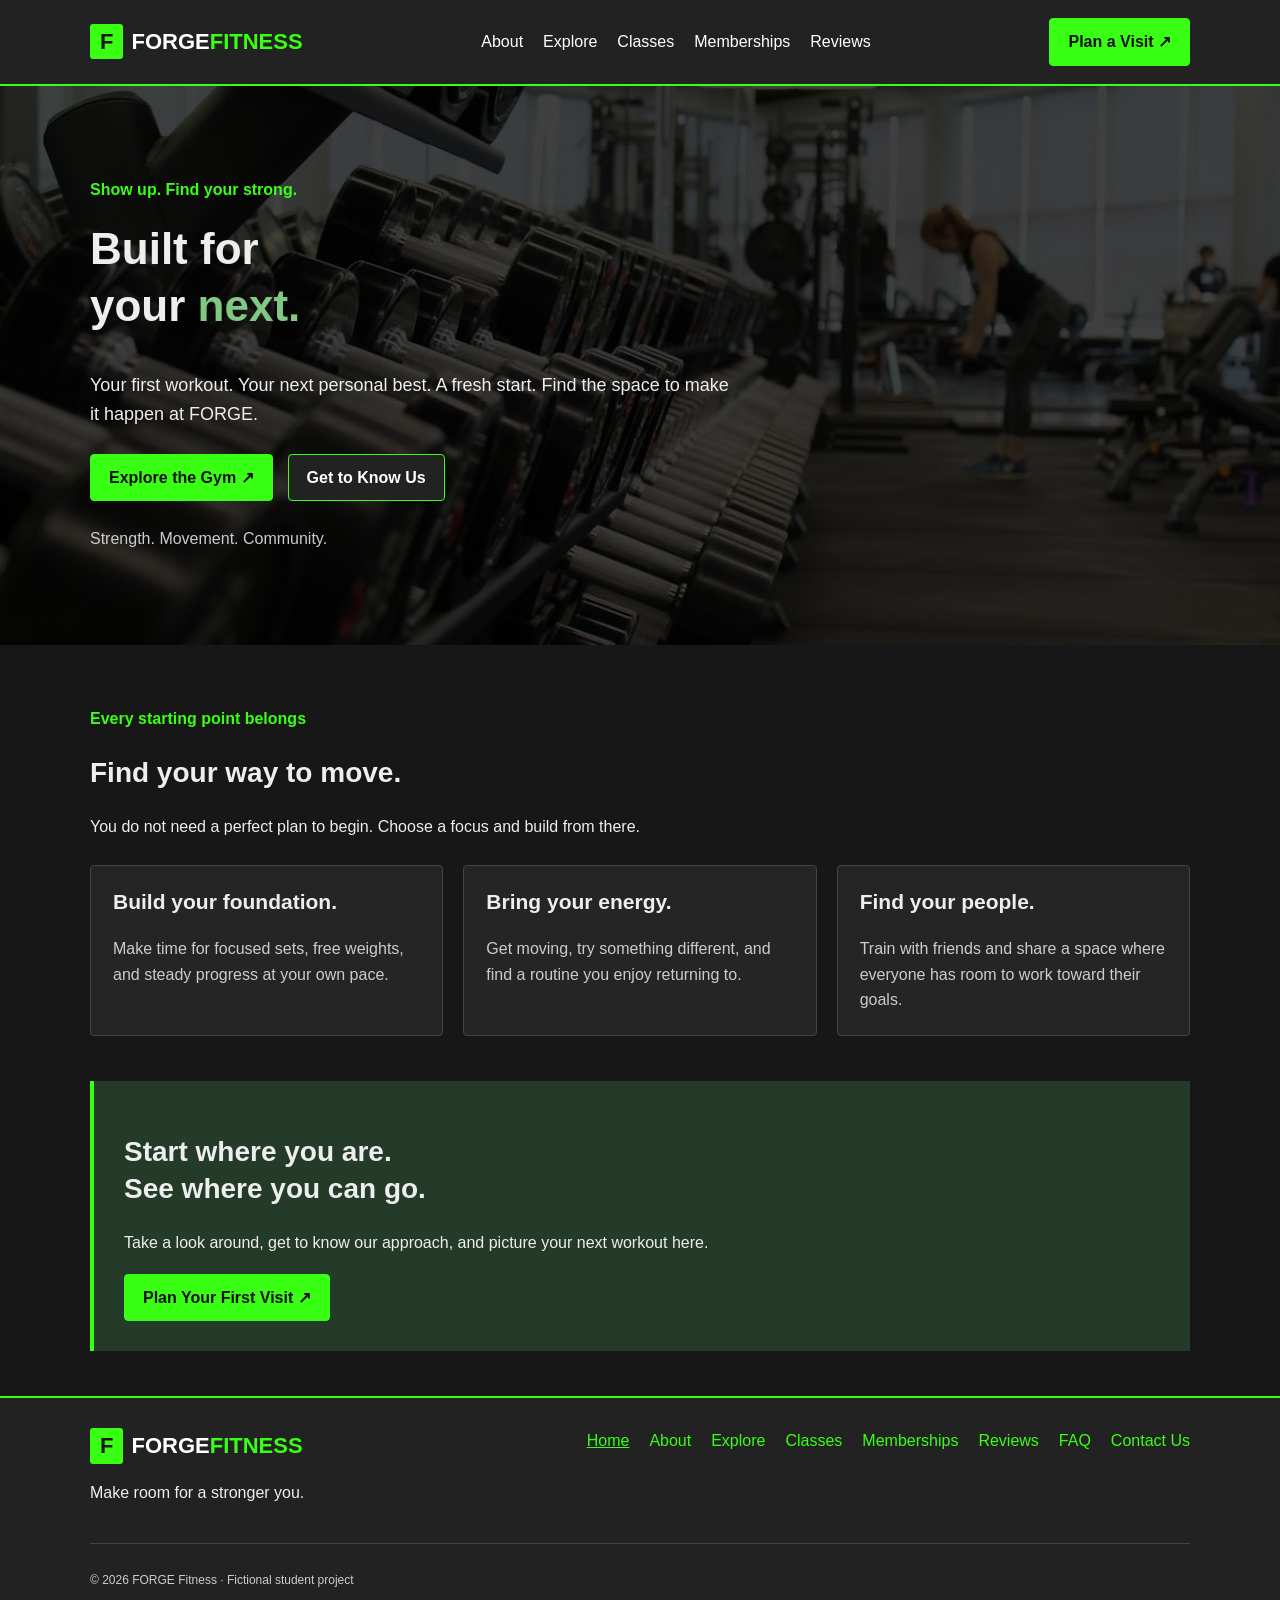
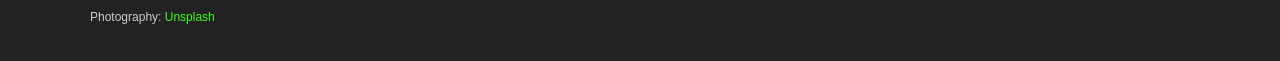
<file: index.html>
<!DOCTYPE html>
<html lang="en">
<head>
    <meta charset="UTF-8">
    <meta name="viewport" content="width=device-width, initial-scale=1.0">

    <meta name="description"
          content="Discover FORGE Fitness, a welcoming gym for strength, movement, and community.">

    <meta name="keywords"
          content="gym, fitness, strength training, exercise, FORGE Fitness">

    <title>FORGE Fitness | Home</title>

    <link rel="stylesheet" href="style.css">

    <!-- Internal stylesheet required by the assignment -->
    <style>
    .home-highlight {
        color: #82c885;
    }

    .hero {
        background-image:
            linear-gradient(
                rgba(0, 0, 0, 0.75),
                rgba(0, 0, 0, 0.75)
            ),
            url("gym-background.jpg");
    }
    </style>
</head>

<body>
    <a class="skip-link" href="#main">Skip to content</a>

    <!-- SHARED HEADER: we all need to use this-->
    <header class="site-header">
        <div class="container header-inner">
            <a class="logo" href="index.html" aria-label="FORGE Fitness home">
                <span class="logo-mark" aria-hidden="true">F</span>
                <span>FORGE<span class="logo-word">FITNESS</span></span>
            </a>

            <nav class="main-nav" aria-label="Main navigation">
                <a href="about.html">About</a>
                <a href="destination.html">Explore</a>
                <a href="classes.html">Classes</a>
                <a href="membership.html">Memberships</a>
                <a href="reviews.html">Reviews</a>
            </nav>

            <a class="button" href="destination.html#visit">Plan a Visit ↗</a>
        </div>
    </header>

    <main id="main">
        <section class="hero">
            <div class="container">
                <div class="hero-content">
                    <p class="eyebrow">Show up. Find your strong.</p>

                    <h1>Built for<br>your <span class="home-highlight">next.</span></h1>

                    <p class="lead">
                        Your first workout. Your next personal best.
                        A fresh start. Find the space to make it happen at FORGE.
                    </p>

                    <div class="button-group">
                        <a class="button" href="destination.html#visit">
                            Explore the Gym ↗
                        </a>

                        <a class="button button-outline" href="about.html">
                            Get to Know Us
                        </a>
                    </div>

                    <p class="hero-note">
                        Strength. Movement. Community.
                    </p>
                </div>
            </div>
        </section>

        <section class="section">
            <div class="container">
                <div class="section-heading">
                    <p class="eyebrow">Every starting point belongs</p>
                    <h2>Find your way to move.</h2>
                    <p>
                        You do not need a perfect plan to begin.
                        Choose a focus and build from there.
                    </p>
                </div>

                <div class="three-columns">
                    <article class="card">
                        <span class="card-number">01 / STRENGTH</span>
                        <h3>Build your foundation.</h3>
                        <p>
                            Make time for focused sets, free weights,
                            and steady progress at your own pace.
                        </p>
                    </article>

                    <article class="card">
                        <span class="card-number">02 / MOVEMENT</span>
                        <h3>Bring your energy.</h3>
                        <p>
                            Get moving, try something different,
                            and find a routine you enjoy returning to.
                        </p>
                    </article>

                    <article class="card">
                        <span class="card-number">03 / COMMUNITY</span>
                        <h3>Find your people.</h3>
                        <p>
                            Train with friends and share a space where
                            everyone has room to work toward their goals.
                        </p>
                    </article>
                </div>
            </div>
        </section>

        <section class="container callout">
            <h2>Start where you are.<br>See where you can go.</h2>

            <p>
                Take a look around, get to know our approach,
                and picture your next workout here.
            </p>

            <a class="button" href="destination.html#visit">
                Plan Your First Visit ↗
            </a>
        </section>
    </main>

    <!-- SHARED FOOTER: we all need to use this too -->
    <footer class="site-footer">
        <div class="container footer-top">
            <div>
                <a class="logo" href="index.html" aria-label="FORGE Fitness home">
                    <span class="logo-mark" aria-hidden="true">F</span>
                    <span>FORGE<span class="logo-word">FITNESS</span></span>
                </a>

                <p>Make room for a stronger you.</p>
            </div>

            <nav class="footer-nav" aria-label="Footer navigation">
                <a href="index.html" aria-current="page">Home</a>
                <a href="about.html">About</a>
                <a href="destination.html">Explore</a>
                <a href="classes.html">Classes</a>
                <a href="membership.html">Memberships</a>
                <a href="reviews.html">Reviews</a>
                <a href="faq.html">FAQ</a>
                <a href="contact.html">Contact Us</a>
            </nav>
        </div>

        <div class="container footer-bottom">
            <p>© 2026 FORGE Fitness · Fictional student project</p>

            <p class="image-credit">
                Photography:
                <a href="https://unsplash.com/">
                    Unsplash
                </a>
            </p>
        </div>
    </footer>
</body>
</html>
</file>
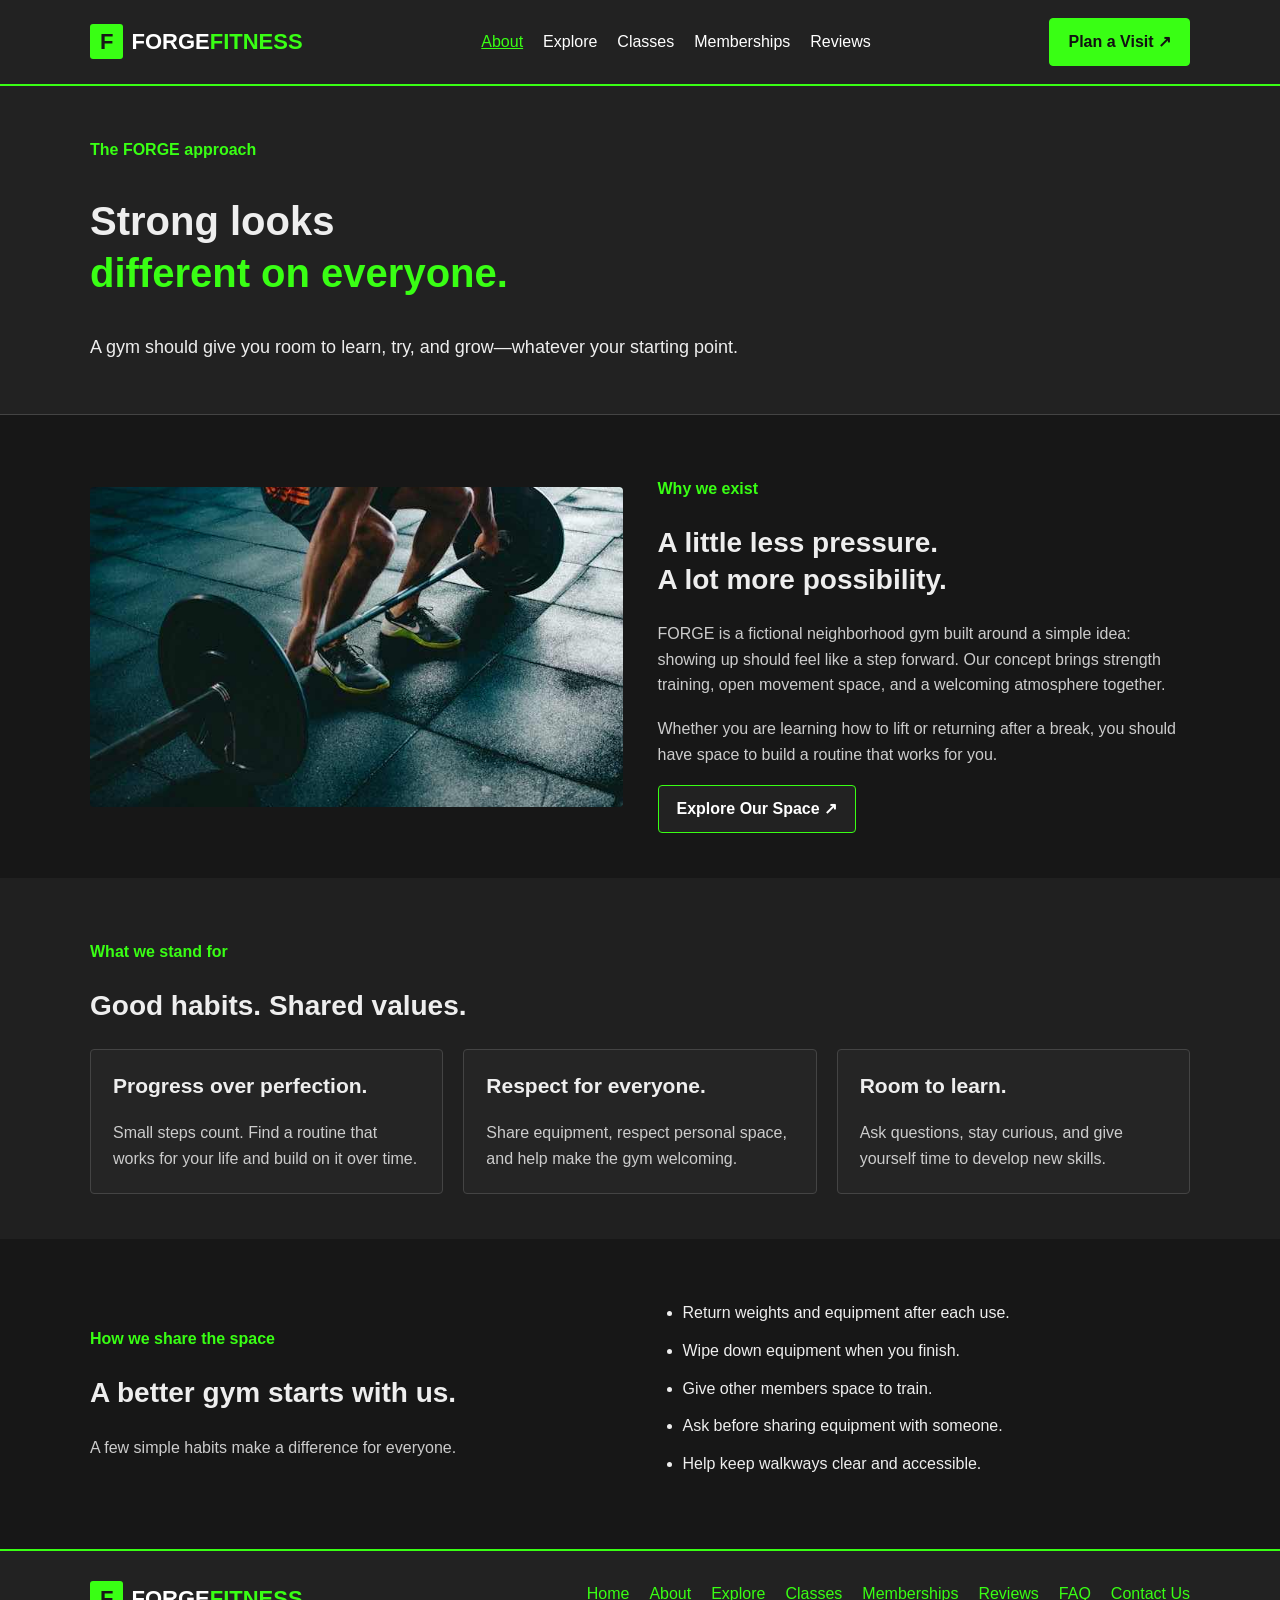
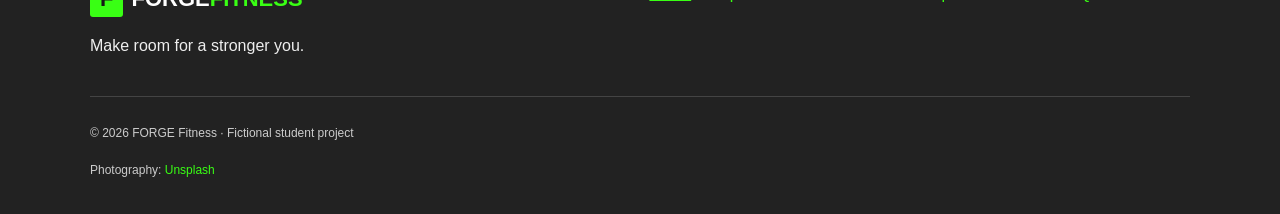
<file: about.html>
<!DOCTYPE html>
<html lang="en">
<head>
    <meta charset="UTF-8">
    <meta name="viewport" content="width=device-width, initial-scale=1.0">

    <meta name="description"
          content="Learn about FORGE Fitness and our approach to strength, movement, and community.">

    <meta name="keywords"
          content="about FORGE Fitness, community gym, fitness, strength">

    <title>FORGE Fitness | About</title>

    <link rel="stylesheet" href="style.css">
</head>

<body>
    <a class="skip-link" href="#main">Skip to content</a>

    <header class="site-header">
        <div class="container header-inner">
            <a class="logo" href="index.html" aria-label="FORGE Fitness home">
                <span class="logo-mark" aria-hidden="true">F</span>
                <span>FORGE<span class="logo-word">FITNESS</span></span>
            </a>

            <nav class="main-nav" aria-label="Main navigation">
                <a href="about.html" aria-current="page">About</a>
                <a href="destination.html">Explore</a>
                <a href="classes.html">Classes</a>
                <a href="membership.html">Memberships</a>
                <a href="reviews.html">Reviews</a>
            </nav>

            <a class="button" href="destination.html#visit">Plan a Visit ↗</a>
        </div>
    </header>

    <main id="main">
        <section class="page-intro">
            <div class="container">
                <p class="eyebrow">The FORGE approach</p>

                <h1>
                    Strong looks<br>
                    <span class="accent">different on everyone.</span>
                </h1>

                <p class="lead">
                    A gym should give you room to learn, try,
                    and grow—whatever your starting point.
                </p>
            </div>
        </section>

        <section class="section">
            <div class="container split-layout">
                <img
                    class="section-image"
                    src="about-gym.jpg"
                    alt="Athlete exercising in a gym"
                    width="700"
                    height="500"
                    loading="lazy"
                >

                <div>
                    <p class="eyebrow">Why we exist</p>
                    <h2>A little less pressure.<br>A lot more possibility.</h2>

                    <p class="body-copy">
                        FORGE is a fictional neighborhood gym built around
                        a simple idea: showing up should feel like a step
                        forward. Our concept brings strength training,
                        open movement space, and a welcoming atmosphere
                        together.
                    </p>

                    <p class="body-copy">
                        Whether you are learning how to lift or returning
                        after a break, you should have space to build a
                        routine that works for you.
                    </p>

                    <a class="button button-outline" href="destination.html">
                        Explore Our Space ↗
                    </a>
                </div>
            </div>
        </section>

        <section class="section values-section">
            <div class="container">
                <div class="section-heading">
                    <p class="eyebrow">What we stand for</p>
                    <h2>Good habits. Shared values.</h2>
                </div>

                <div class="three-columns">
                    <article class="card">
                        <span class="card-number">01</span>
                        <h3>Progress over perfection.</h3>
                        <p>
                            Small steps count. Find a routine that works
                            for your life and build on it over time.
                        </p>
                    </article>

                    <article class="card">
                        <span class="card-number">02</span>
                        <h3>Respect for everyone.</h3>
                        <p>
                            Share equipment, respect personal space,
                            and help make the gym welcoming.
                        </p>
                    </article>

                    <article class="card">
                        <span class="card-number">03</span>
                        <h3>Room to learn.</h3>
                        <p>
                            Ask questions, stay curious, and give
                            yourself time to develop new skills.
                        </p>
                    </article>
                </div>
            </div>
        </section>

        <section class="section">
            <div class="container split-layout">
                <div>
                    <p class="eyebrow">How we share the space</p>
                    <h2>A better gym starts with us.</h2>
                    <p class="body-copy">
                        A few simple habits make a difference for everyone.
                    </p>
                </div>

                <!-- Non-navigation list required by the assignment -->
                <ul class="feature-list">
                    <li>Return weights and equipment after each use.</li>
                    <li>Wipe down equipment when you finish.</li>
                    <li>Give other members space to train.</li>
                    <li>Ask before sharing equipment with someone.</li>
                    <li>Help keep walkways clear and accessible.</li>
                </ul>
            </div>
        </section>
    </main>

    <footer class="site-footer">
        <div class="container footer-top">
            <div>
                <a class="logo" href="index.html" aria-label="FORGE Fitness home">
                    <span class="logo-mark" aria-hidden="true">F</span>
                    <span>FORGE<span class="logo-word">FITNESS</span></span>
                </a>

                <p>Make room for a stronger you.</p>
            </div>

            <nav class="footer-nav" aria-label="Footer navigation">
                <a href="index.html">Home</a>
                <a href="about.html" aria-current="page">About</a>
                <a href="destination.html">Explore</a>
                <a href="classes.html">Classes</a>
                <a href="membership.html">Memberships</a>
                <a href="reviews.html">Reviews</a>
                <a href="faq.html">FAQ</a>
                <a href="contact.html">Contact Us</a>
            </nav>
        </div>

        <div class="container footer-bottom">
            <p>© 2026 FORGE Fitness · Fictional student project</p>

            <p class="image-credit">
                Photography:
                <a href="https://unsplash.com/">
                    Unsplash
                </a>
            </p>
        </div>
    </footer>
</body>
</html>
</file>
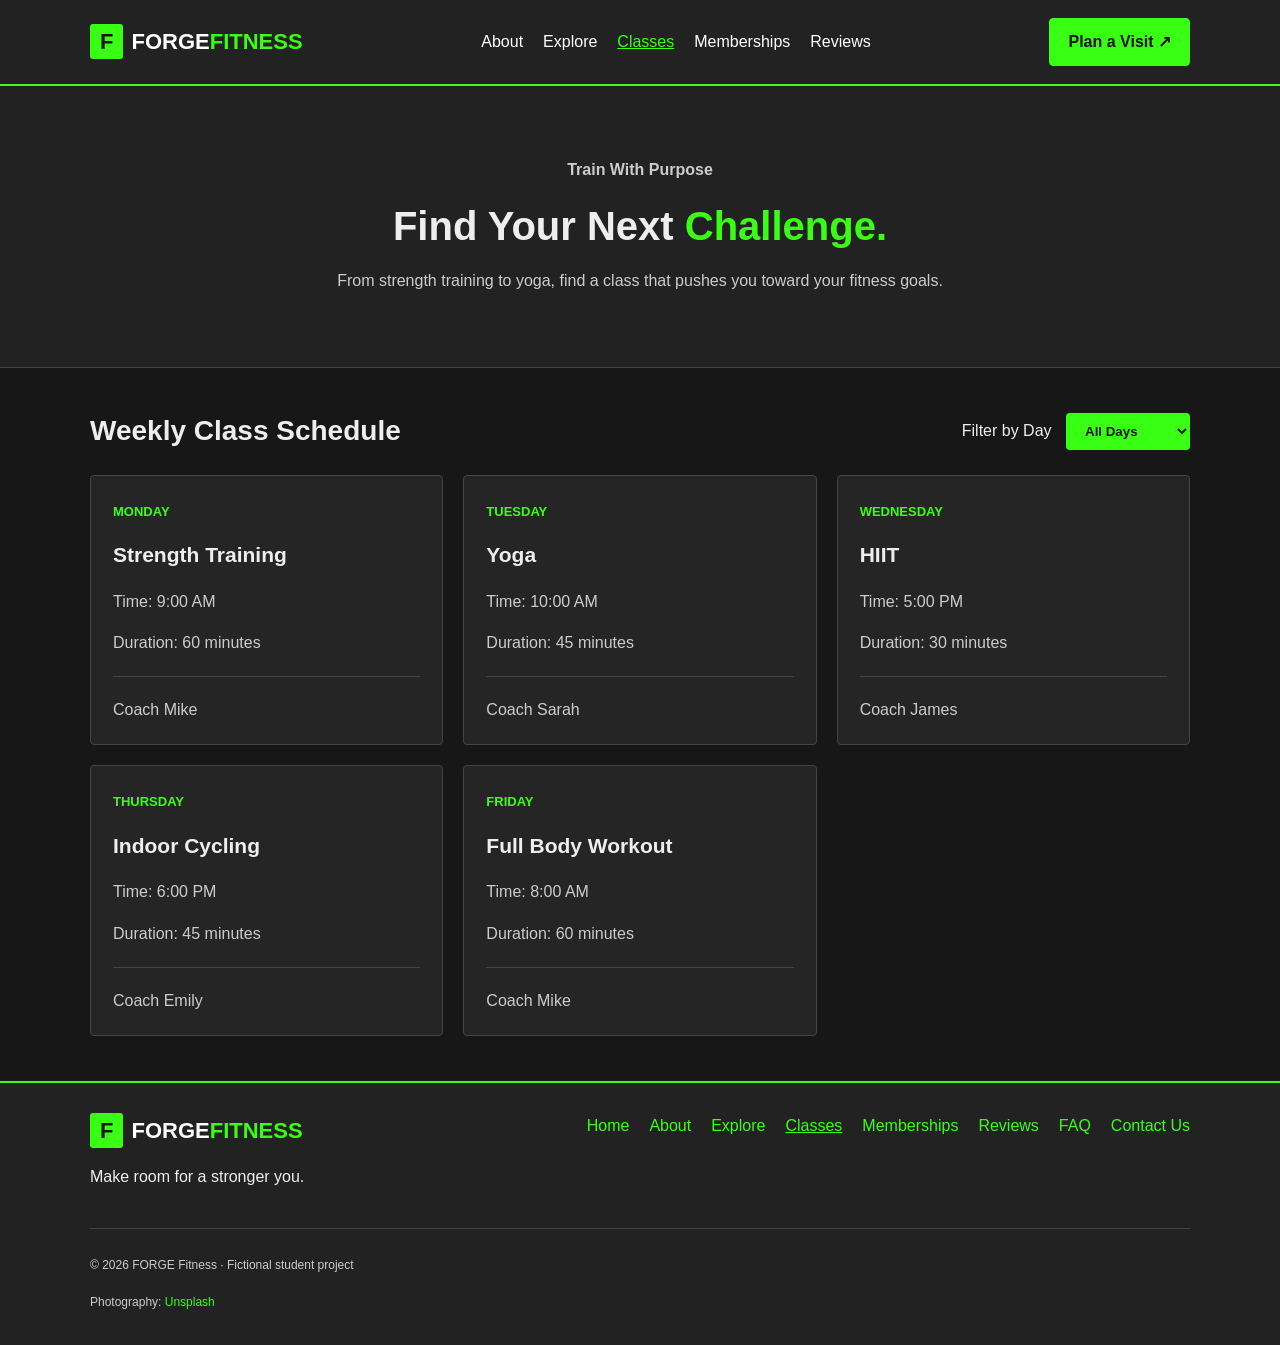
<file: classes.html>
<!DOCTYPE html>
<html lang="en">
<head>
    <meta charset="UTF-8">
    <meta name="viewport" content="width=device-width, initial-scale=1.0">

    <meta name="description"
          content="Explore weekly fitness classes at FORGE Fitness.">

    <meta name="keywords"
          content="gym, fitness, classes, yoga, HIIT, strength training">

    <title>Fitness Classes | FORGE Fitness</title>

    <link rel="stylesheet" href="style.css">

    <style>
        .classes-intro {
            text-align: center;
            padding: 55px 0;
        }

        .classes-intro h1 {
            margin: 15px 0;
        }

        .classes-intro p {
            color: #cccccc;
        }

        .schedule-heading {
            display: flex;
            justify-content: space-between;
            align-items: center;
            flex-wrap: wrap;
            gap: 20px;
            margin-bottom: 25px;
        }

        .schedule-heading h2 {
            margin: 0;
        }

        #dayFilter {
            padding: 10px 15px;
            margin-left: 10px;
            background-color: #39FF14;
            color: #171717;
            border: none;
            border-radius: 4px;
            font-weight: bold;
            cursor: pointer;
        }

        .class-card {
            transition: 0.2s;
        }

        .class-card:hover {
            border-color: #39FF14;
            transform: translateY(-4px);
        }

        .class-day {
            color: #39FF14;
            font-size: 13px;
            font-weight: bold;
            text-transform: uppercase;
        }

        .class-card h3 {
            margin-top: 18px;
            margin-bottom: 20px;
        }

        .class-detail {
            color: #cccccc;
            margin-bottom: 10px;
        }

        .class-divider {
            border: none;
            border-top: 1px solid #444444;
            margin: 20px 0;
        }

        .trainer-name {
            color: white;
        }

        @media (max-width: 600px) {
            .classes-intro {
                padding: 35px 0;
            }

            .schedule-heading {
                flex-direction: column;
                align-items: flex-start;
            }

            #dayFilter {
                max-width: 100%;
            }
        }
    </style>
</head>

<body>
    <a class="skip-link" href="#main">Skip to content</a>
    <header class="site-header">
        <div class="container header-inner">

            <a class="logo" href="index.html"
               aria-label="FORGE Fitness home">
                <span class="logo-mark" aria-hidden="true">F</span>
                <span>FORGE<span class="logo-word">FITNESS</span></span>
            </a>

            <nav class="main-nav" aria-label="Main navigation">
                <a href="about.html">About</a>
                <a href="destination.html">Explore</a>
                <a href="classes.html" aria-current="page">Classes</a>
                <a href="membership.html">Memberships</a>
                <a href="reviews.html">Reviews</a>
            </nav>

            <a class="button" href="destination.html#visit">
                Plan a Visit ↗
            </a>

        </div>
    </header>

    <main id="main">

        <section class="page-intro classes-intro">
            <div class="container">
                <p class="eyebrow">Train With Purpose</p>
                <h1>Find Your Next <span class="accent">Challenge.</span></h1>
                <p>
                    From strength training to yoga, find a class
                    that pushes you toward your fitness goals.
                </p>
            </div>
        </section>

        <section class="section">
            <div class="container">

                <div class="schedule-heading">
                    <h2>Weekly Class Schedule</h2>

                    <div>
                        <label for="dayFilter">Filter by Day</label>

                        <select id="dayFilter" onchange="displayClasses()">
                            <option value="All">All Days</option>
                            <option value="Monday">Monday</option>
                            <option value="Tuesday">Tuesday</option>
                            <option value="Wednesday">Wednesday</option>
                            <option value="Thursday">Thursday</option>
                            <option value="Friday">Friday</option>
                        </select>
                    </div>
                </div>

                <div id="classList" class="three-columns"></div>

            </div>
        </section>

    </main>
    
    <footer class="site-footer">
        <div class="container footer-top">

            <div>
                <a class="logo" href="index.html"
                   aria-label="FORGE Fitness home">
                    <span class="logo-mark" aria-hidden="true">F</span>
                    <span>FORGE<span class="logo-word">FITNESS</span></span>
                </a>

                <p>Make room for a stronger you.</p>
            </div>

            <nav class="footer-nav" aria-label="Footer navigation">
                <a href="index.html">Home</a>
                <a href="about.html">About</a>
                <a href="destination.html">Explore</a>
                <a href="classes.html" aria-current="page">Classes</a>
                <a href="membership.html">Memberships</a>
                <a href="reviews.html">Reviews</a>
                <a href="faq.html">FAQ</a>
                <a href="contact.html">Contact Us</a>
            </nav>

        </div>

        <div class="container footer-bottom">
            <p>© 2026 FORGE Fitness · Fictional student project</p>

            <p class="image-credit">
                Photography:
                <a href="https://unsplash.com/">
                    Unsplash
                </a>
            </p>
        </div>
    </footer>

    <script>
        var classes = [];

        fetch("classes.json")
            .then(response => response.json())
            .then(data => {
                classes = data;
                displayClasses();
            })
            .catch(error => {
                document.getElementById("classList").innerHTML =
                    "<p>Unable to load classes.</p>";
            });

        function displayClasses() {
            var selectedDay = document.getElementById("dayFilter").value;
            var output = "";

            for (var i = 0; i < classes.length; i++) {
                if (selectedDay == "All" || classes[i].day == selectedDay) {

                    output += "<div class='card class-card'>";
                    output += "<span class='class-day'>" + classes[i].day + "</span>";
                    output += "<h3>" + classes[i].name + "</h3>";
                    output += "<p class='class-detail'>Time: " + classes[i].time + "</p>";
                    output += "<p class='class-detail'>Duration: " + classes[i].duration + " minutes</p>";
                    output += "<hr class='class-divider'>";
                    output += "<p class='trainer-name'>Coach " + classes[i].trainer + "</p>";
                    output += "</div>";
                }
            }

            document.getElementById("classList").innerHTML =
                output || "<p>No classes available for this day.</p>";
        }
    </script>
</body>
</html>
</file>
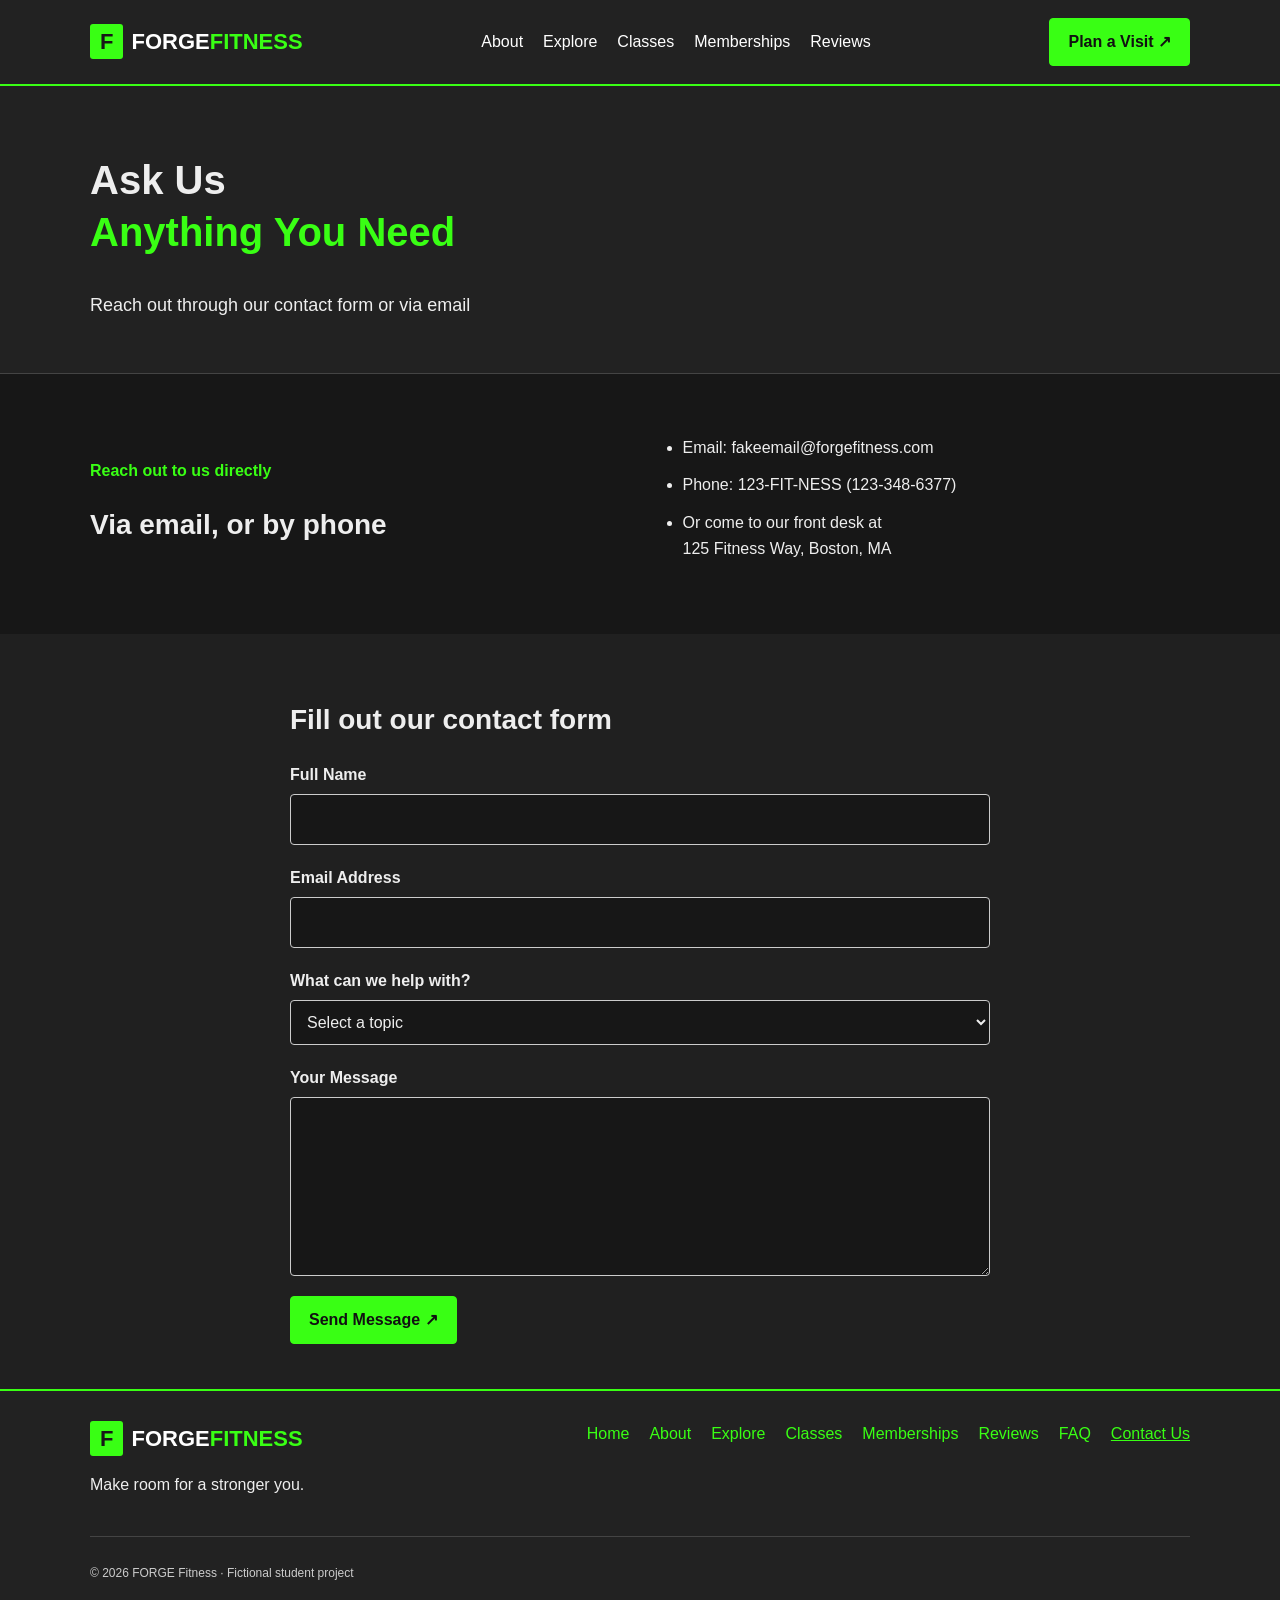
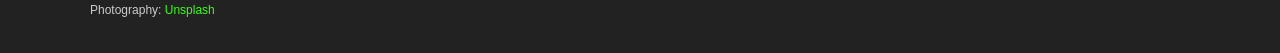
<file: contact.html>
<!DOCTYPE html>
<html lang="en">
<head>
    <meta charset="UTF-8">
    <meta name="viewport" content="width=device-width, initial-scale=1.0">

    <meta name="description"
          content="Reach out to FORGE Fitness for any needs you have">

    <meta name="keywords"
          content="Contact FORGE Fitness, community gym, fitness, strength, questions">

    <title>FORGE Fitness | Contact</title>
    
    <style>
        
    </style>

    <link rel="stylesheet" href="style.css">
</head>

<body>
    <a class="skip-link" href="#main">Skip to content</a>

    <header class="site-header">
        <div class="container header-inner">
            <a class="logo" href="index.html" aria-label="FORGE Fitness home">
                <span class="logo-mark" aria-hidden="true">F</span>
                <span>FORGE<span class="logo-word">FITNESS</span></span>
            </a>

            <nav class="main-nav" aria-label="Main navigation">
                <a href="about.html">About</a>
                <a href="destination.html">Explore</a>
                <a href="classes.html">Classes</a>
                <a href="membership.html">Memberships</a>
                <a href="reviews.html">Reviews</a>
            </nav>
            <a class="button" href="destination.html#visit">Plan a Visit ↗</a>
        </div>
    </header>

    <main id="main">
        <section class="page-intro">
            <div class="container">
                <h1>
                    Ask Us<br>
                    <span class="accent">Anything You Need</span>
                </h1>

                <p class="lead">
                    Reach out through our contact form or via email
                </p>
            </div>
        </section>
        <section class="section">
            <div class="container split-layout">
                <div>
                    <p class="eyebrow">Reach out to us directly</p>
                    <h2>Via email, or by phone</h2>
                </div>
                <ul class="feature-list">
                    <li>Email: fakeemail@forgefitness.com</li>
                    <li>Phone: 123-FIT-NESS (123-348-6377)</li>
                    <li>Or come to our front desk at<br>125 Fitness Way, Boston, MA</li>
                </ul>
            </div>
        </section>
        <section class="section values-section">
            <div class="container contact-section">
            <h2>Fill out our contact form</h2>
            <form id="contactForm">
                <label for="name">Full Name</label>
                <input class="contact-form" type="text" id="name" name="name" required>
                <label for="email">Email Address</label>
                <input class="contact-form" type="email" id="email" name="email" required>
                <label for="reason">What can we help with?</label>
                <select class="contact-form" id="reason" name="reason" required>
                    <option value="" disabled selected>Select a topic</option>
                    <option value="membership">Membership</option>
                    <option value="first-visit">First Visit</option>
                    <option value="facilities">Facilities & Equipment</option>
                    <option value="general">General Question</option>
                    <option value="other">Other</option>
                </select>
                <label for="message">Your Message</label>
                <textarea class="contact-form" id="message" name="message" rows="6" required></textarea>
                <button class="button" type="submit">Send Message ↗</button>
                <p id="confirmation" role="status" aria-live="polite"></p>

            </form>
            </div>
        </section>
    </main>

    <footer class="site-footer">
        <div class="container footer-top">
            <div>
                <a class="logo" href="index.html" aria-label="FORGE Fitness home">
                    <span class="logo-mark" aria-hidden="true">F</span>
                    <span>FORGE<span class="logo-word">FITNESS</span></span>
                </a>

                <p>Make room for a stronger you.</p>
            </div>

            <nav class="footer-nav" aria-label="Footer navigation">
                <a href="index.html">Home</a>
                <a href="about.html">About</a>
                <a href="destination.html">Explore</a>
                <a href="classes.html">Classes</a>
                <a href="membership.html">Memberships</a>
                <a href="reviews.html">Reviews</a>
                <a href="faq.html">FAQ</a>
                <a href="contact.html" aria-current="page">Contact Us</a>
            </nav>
        </div>

        <div class="container footer-bottom">
            <p>© 2026 FORGE Fitness · Fictional student project</p>

            <p class="image-credit">
                Photography:
                <a href="https://unsplash.com/">
                    Unsplash
                </a>
            </p>
        </div>
    </footer>
    <script src="script.js"></script>
</body>
</html>
</file>
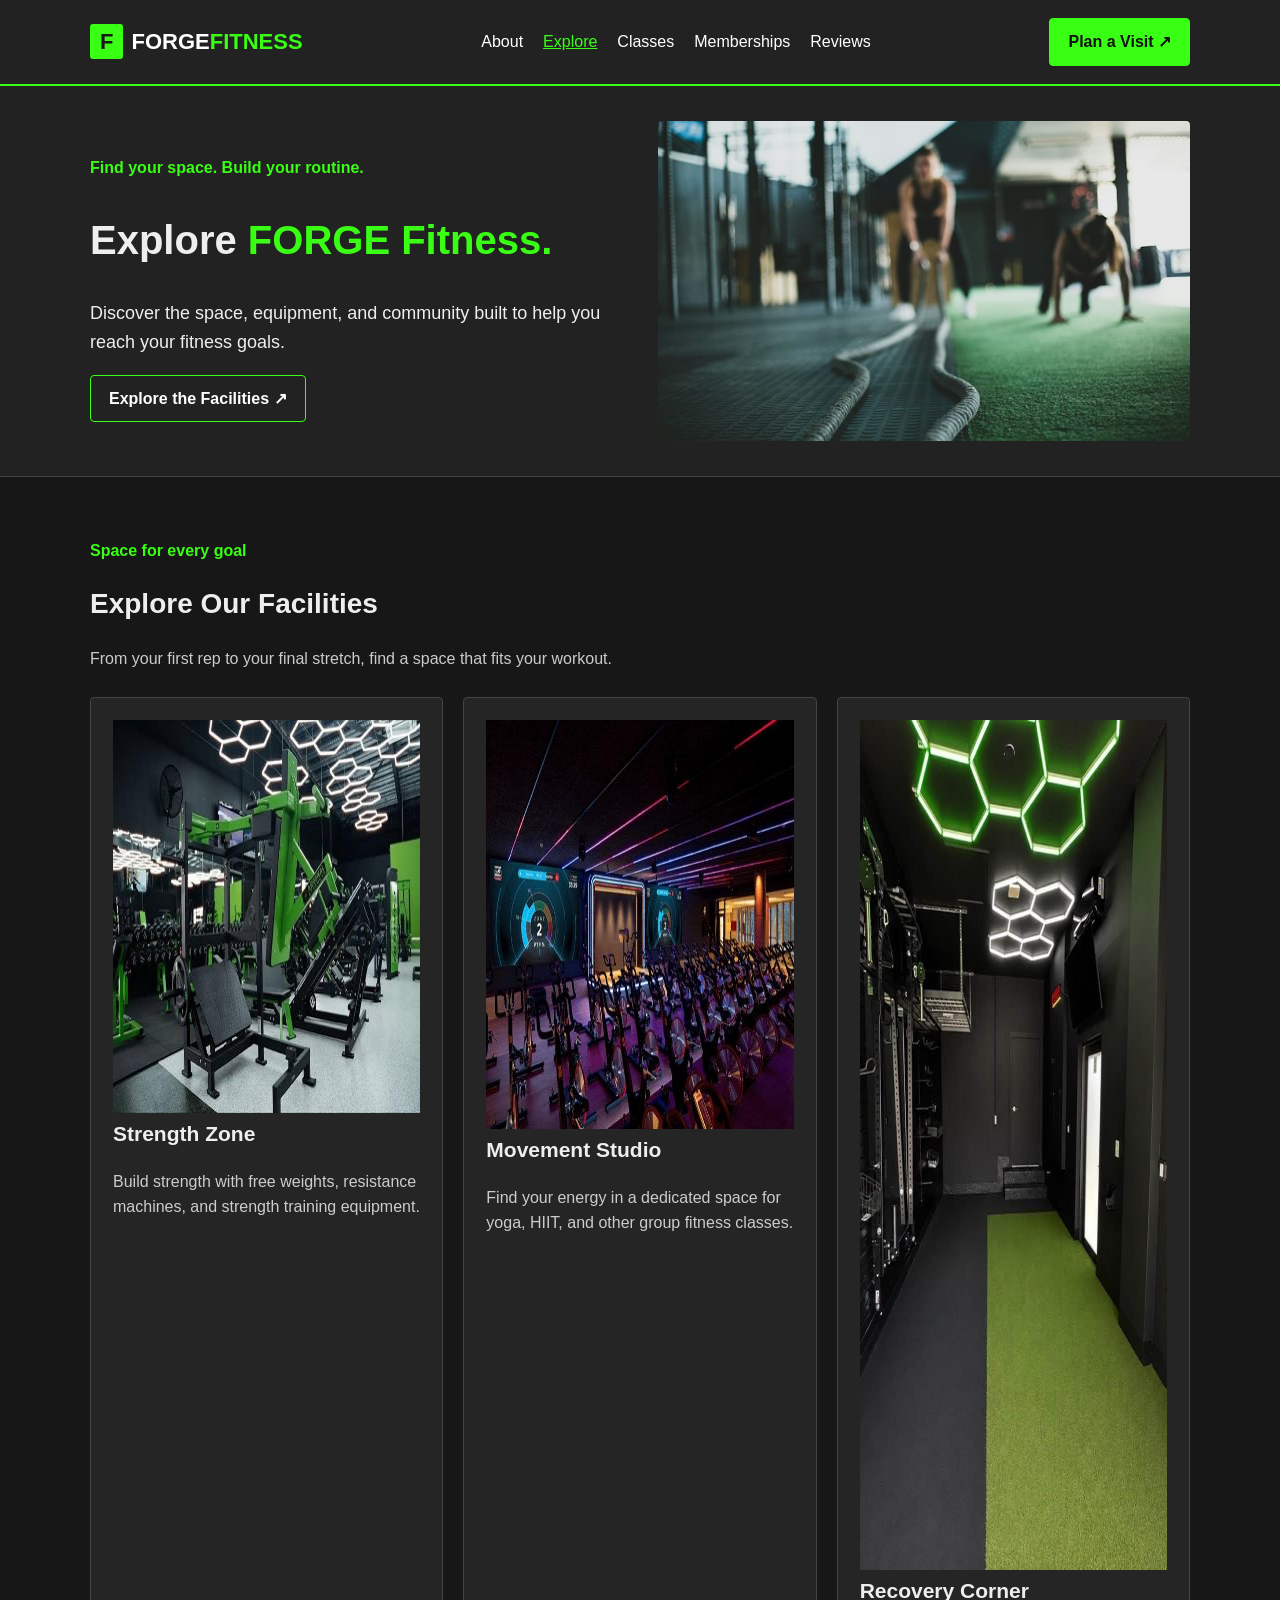
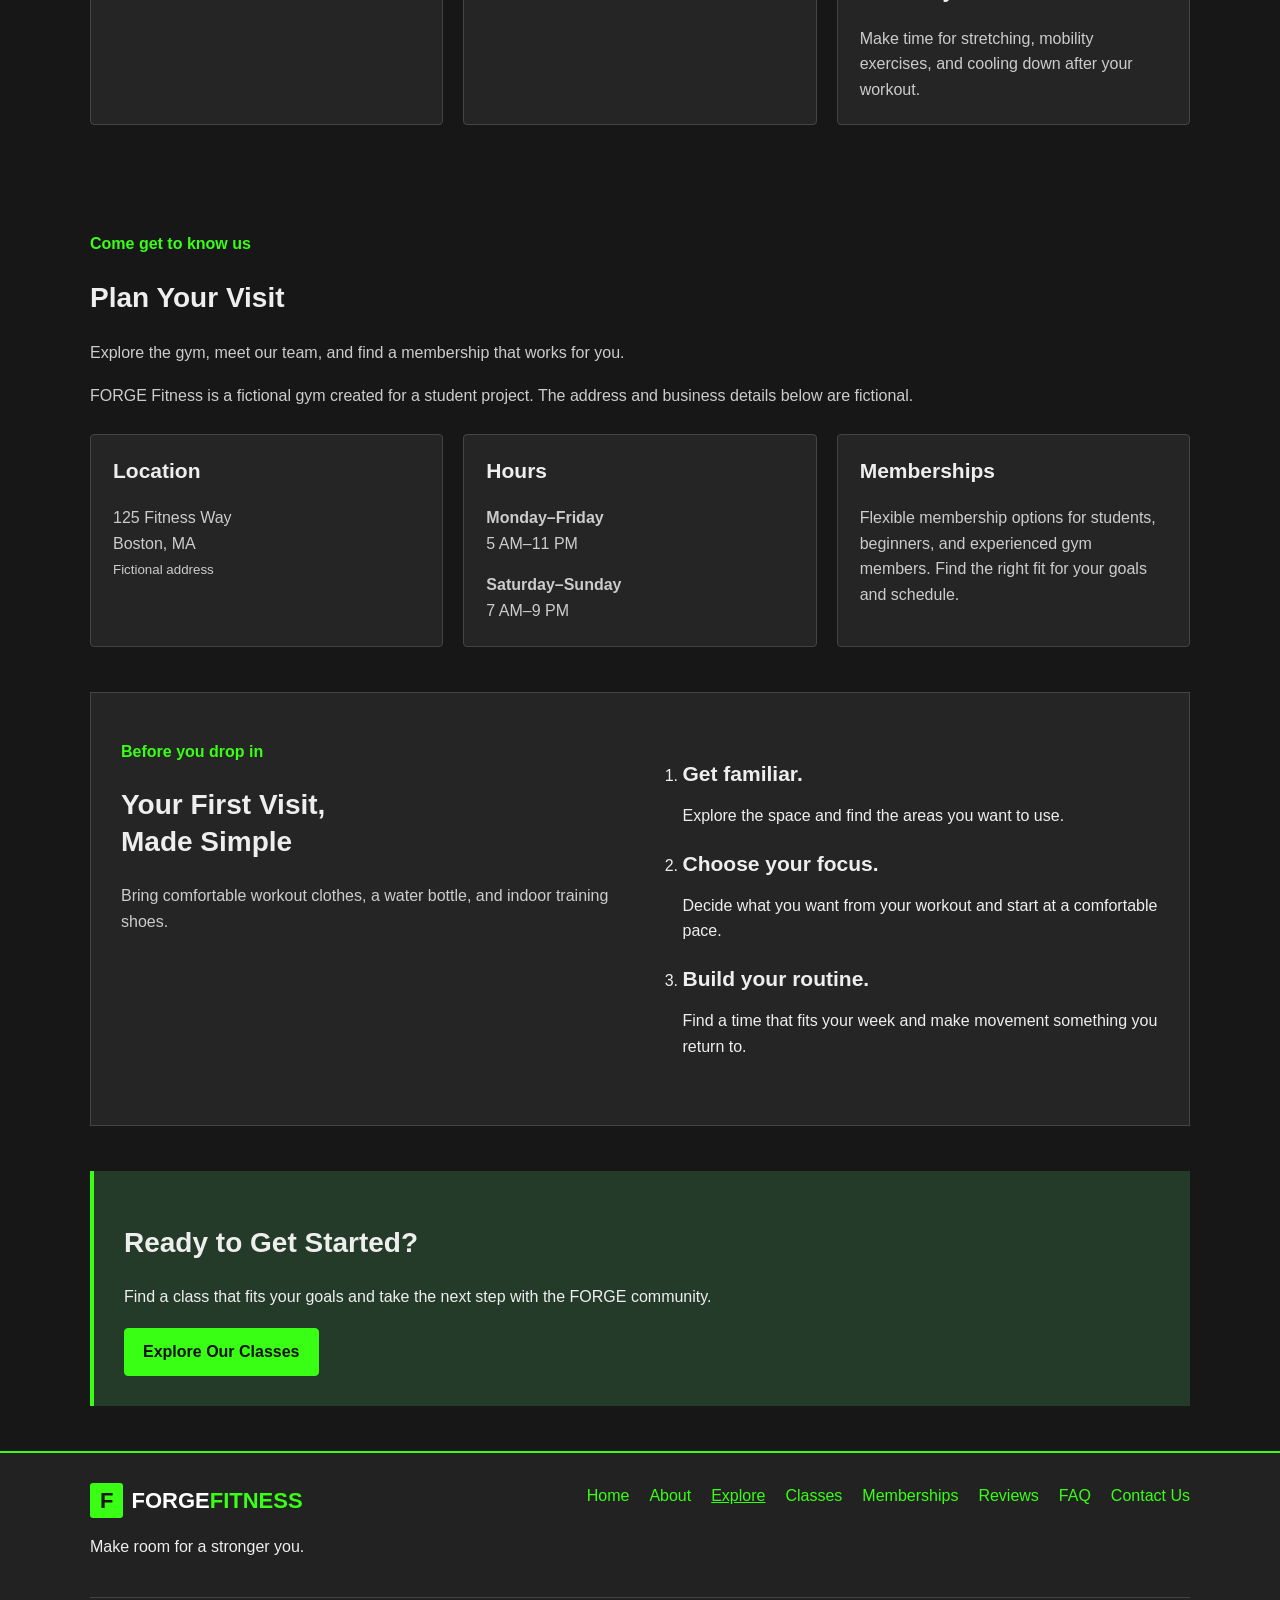
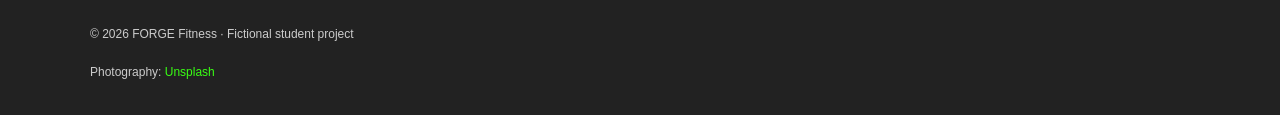
<file: destination.html>
<!DOCTYPE html>
<html lang="en">
<head>
    <meta charset="UTF-8">
    <meta name="viewport" content="width=device-width, initial-scale=1.0">

    <meta name="description"
          content="Explore the FORGE Fitness gym concept and prepare for your first visit.">

    <meta name="keywords"
          content="gym location, fitness destination, gym facilities, FORGE Fitness">

    <title>Explore | FORGE Fitness</title>

    <link rel="stylesheet" href="style.css">
</head>

<body>
    <a class="skip-link" href="#main">Skip to content</a>

    <header class="site-header">
        <div class="container header-inner">
            <a class="logo" href="index.html" aria-label="FORGE Fitness home">
                <span class="logo-mark" aria-hidden="true">F</span>
                <span>FORGE<span class="logo-word">FITNESS</span></span>
            </a>

            <nav class="main-nav" aria-label="Main navigation">
                <a href="about.html">About</a>
                <a href="destination.html" aria-current="page">Explore</a>
                <a href="classes.html">Classes</a>
                <a href="membership.html">Memberships</a>
                <a href="reviews.html">Reviews</a>
            </nav>

            <a class="button" href="#visit">Plan a Visit ↗</a>
        </div>
    </header>

    <main id="main">
        <section class="page-intro explore-hero">
            <div class="container split-layout">
                <div>
                    <p class="eyebrow">Find your space. Build your routine.</p>
                    <h1>Explore <span class="accent">FORGE Fitness.</span></h1>
                    <p class="lead">
                        Discover the space, equipment, and community built to help you reach your fitness goals.
                    </p>
                    <a class="button button-outline" href="#facilities">Explore the Facilities ↗</a>
                </div>
                <img class="section-image" src="gym-location.jpg"
                     alt="Gym members training with battle ropes on an indoor turf floor"
                     width="700" height="500">
            </div>
        </section>

        <section class="section" id="facilities">
            <div class="container">
                <div class="section-heading">
                    <p class="eyebrow">Space for every goal</p>
                    <h2>Explore Our Facilities</h2>
                    <p class="body-copy">From your first rep to your final stretch, find a space that fits your workout.</p>
                </div>
                <div class="three-columns">
                    <article class="card facility-card">
                        <img class="facility-image" src="facility-strength.jpg"
                             alt="Green resistance machines and dumbbell racks in a gym"
                             width="700" height="393" loading="lazy">
                        <div class="facility-copy">
                            <h3>Strength Zone</h3>
                            <p>Build strength with free weights, resistance machines, and strength training equipment.</p>
                        </div>
                    </article>
                    <article class="card facility-card">
                        <img class="facility-image" src="facility-movement.jpg"
                             alt="Rows of stationary bikes in an indoor group cycling studio"
                             width="700" height="409" loading="lazy">
                        <div class="facility-copy">
                            <h3>Movement Studio</h3>
                            <p>Find your energy in a dedicated space for yoga, HIIT, and other group fitness classes.</p>
                        </div>
                    </article>
                    <article class="card facility-card">
                        <img class="facility-image" src="facility-recovery.jpg"
                             alt="Open green turf area beside a training rig in a gym"
                             width="637" height="850" loading="lazy">
                        <div class="facility-copy">
                            <h3>Recovery Corner</h3>
                            <p>Make time for stretching, mobility exercises, and cooling down after your workout.</p>
                        </div>
                    </article>
                </div>
            </div>
        </section>

        <section class="section explore-visit" id="visit">
            <div class="container">
                <div class="section-heading">
                    <p class="eyebrow">Come get to know us</p>
                    <h2>Plan Your Visit</h2>
                    <p class="body-copy">Explore the gym, meet our team, and find a membership that works for you.</p>
                    <p class="body-copy">FORGE Fitness is a fictional gym created for a student project. The address and business details below are fictional.</p>
                </div>
                <div class="three-columns">
                    <article class="card">
                        <h3>Location</h3>
                        <p>125 Fitness Way<br>Boston, MA<br><small>Fictional address</small></p>
                    </article>
                    <article class="card">
                        <h3>Hours</h3>
                        <p><strong>Monday–Friday</strong><br>5 AM–11 PM</p>
                        <p><strong>Saturday–Sunday</strong><br>7 AM–9 PM</p>
                    </article>
                    <article class="card">
                        <h3>Memberships</h3>
                        <p>Flexible membership options for students, beginners, and experienced gym members. Find the right fit for your goals and schedule.</p>
                    </article>
                </div>
            </div>
        </section>

        <section class="container visit-panel">
            <div>
                <p class="eyebrow">Before you drop in</p>
                <h2>Your First Visit,<br>Made Simple</h2>
                <p class="body-copy">
                    Bring comfortable workout clothes, a water bottle,
                    and indoor training shoes.
                </p>
            </div>

            <ol class="visit-steps">
                <li>
                    <h3>Get familiar.</h3>
                    <p>
                        Explore the space and find the areas
                        you want to use.
                    </p>
                </li>

                <li>
                    <h3>Choose your focus.</h3>
                    <p>
                        Decide what you want from your workout
                        and start at a comfortable pace.
                    </p>
                </li>

                <li>
                    <h3>Build your routine.</h3>
                    <p>
                        Find a time that fits your week and make
                        movement something you return to.
                    </p>
                </li>
            </ol>
        </section>
        <section class="container callout">
            <h2>Ready to Get Started?</h2>
            <p>Find a class that fits your goals and take the next step with the FORGE community.</p>
            <a class="button" href="classes.html">Explore Our Classes</a>
        </section>
    </main>

    <footer class="site-footer">
        <div class="container footer-top">
            <div>
                <a class="logo" href="index.html" aria-label="FORGE Fitness home">
                    <span class="logo-mark" aria-hidden="true">F</span>
                    <span>FORGE<span class="logo-word">FITNESS</span></span>
                </a>

                <p>Make room for a stronger you.</p>
            </div>

            <nav class="footer-nav" aria-label="Footer navigation">
                <a href="index.html">Home</a>
                <a href="about.html">About</a>
                <a href="destination.html" aria-current="page">Explore</a>
                <a href="classes.html">Classes</a>
                <a href="membership.html">Memberships</a>
                <a href="reviews.html">Reviews</a>
                <a href="faq.html">FAQ</a>
                <a href="contact.html">Contact Us</a>
            </nav>
        </div>

        <div class="container footer-bottom">
            <p>© 2026 FORGE Fitness · Fictional student project</p>

            <p class="image-credit">
                Photography:
                <a href="https://unsplash.com/">
                    Unsplash
                </a>
            </p>
        </div>
    </footer>
</body>
</html>
</file>
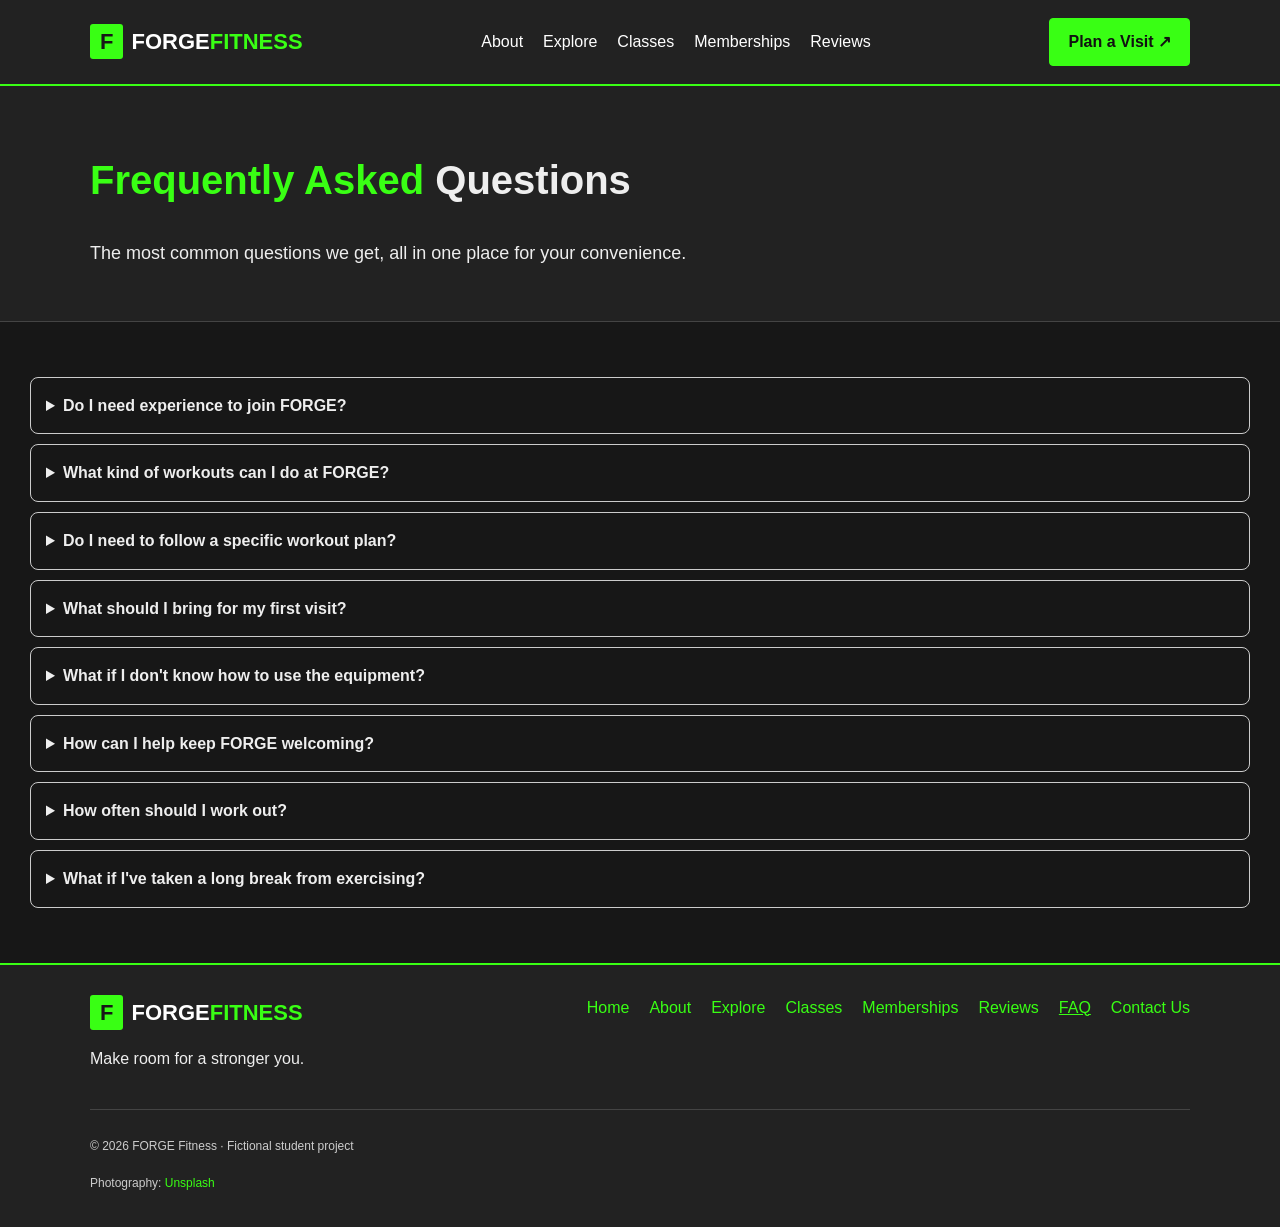
<file: faq.html>
<!DOCTYPE html>
<html lang="en">
<head>
    <meta charset="UTF-8">
    <meta name="viewport" content="width=device-width, initial-scale=1.0">

    <meta name="description"
          content="Most asked questions about FORGE Fitness and our approach to strength, movement, and community.">

    <meta name="keywords"
          content="FORGE Fitness FAQ, community gym, fitness, strength, questions, FAQ">

    <title>FORGE Fitness | FAQ</title>
    
    <style>
        details {
            border: 1px solid #ccc;
            border-radius: 8px;
            margin: 10px 30px;
            padding: 15px;
            background-color: #171717;
        }

        summary {
            font-weight: bold;
            cursor: pointer;
        }

        details p {
            margin-bottom: 0;
            line-height: 1.5;
        }
    </style>

    <link rel="stylesheet" href="style.css">
</head>

<body>
    <a class="skip-link" href="#main">Skip to content</a>

    <header class="site-header">
        <div class="container header-inner">
            <a class="logo" href="index.html" aria-label="FORGE Fitness home">
                <span class="logo-mark" aria-hidden="true">F</span>
                <span>FORGE<span class="logo-word">FITNESS</span></span>
            </a>

            <nav class="main-nav" aria-label="Main navigation">
                <a href="about.html">About</a>
                <a href="destination.html">Explore</a>
                <a href="classes.html">Classes</a>
                <a href="membership.html">Memberships</a>
                <a href="reviews.html">Reviews</a>
            </nav>

            <a class="button" href="destination.html#visit">Plan a Visit ↗</a>
        </div>
    </header>

    <main id="main">
        <section class="page-intro">
            <div class="container">
                <h1>
                    <span class="accent">Frequently Asked </span>
                    Questions
                </h1>

                <p class="lead">
                    The most common questions we get, all in one place for your convenience.
                </p>
            </div>
        </section>

        <section class="section">
            <details>
                <summary>
                    Do I need experience to join FORGE?
                </summary>
                <p>
                    Not at all! FORGE is designed for all experience levels, 
                    whether you're picking up weights for the first time or getting back into a routine. 
                    Everyone starts somewhere, and we're here to help you find your footing.
                </p>
            </details>
            <details>
                <summary>
                    What kind of workouts can I do at FORGE?
                </summary>
                <p>
                    Our space is built for strength training, open movement, and building healthy habits. 
                    Whether you want to lift weights, work on your mobility, 
                    or simply get moving, there's room to find what works for you.
                </p>
            </details>
            <details>
                <summary>
                    Do I need to follow a specific workout plan?
                </summary>
                <p>
                    No. We encourage you to build a routine that fits your goals, 
                    schedule, and comfort level. Start small, experiment with different 
                    activities, and adjust as you go.
                </p>
            </details>
            <details>
                <summary>
                    What should I bring for my first visit?
                </summary>
                <p>
                    Bring comfortable workout clothes, supportive shoes, and a water bottle. 
                    If you're new to the gym, don't worry about having everything figured out before you arrive.
                </p>
            </details>
            <details>
                <summary>
                    What if I don't know how to use the equipment?
                </summary>
                <p>
                    That's okay! Learning is part of the process. Take your time, 
                    ask questions, and start with exercises and equipment you're comfortable with. 
                    There's no need to know everything on day one.
                </p>
            </details>
            <details>
                <summary>
                    How can I help keep FORGE welcoming?
                </summary>
                <p>
                    Treat others with respect, be responsible with the equipment, and give everyone space 
                    to work out comfortably. A little consideration goes a long way toward 
                    making the gym a place where everyone feels they belong.
                </p>
            </details>
            <details>
                <summary>
                    How often should I work out?
                </summary>
                <p>
                    There's no single right answer. Start with a schedule that feels manageable 
                    and build consistency over time. Even small steps can add up, and rest days 
                    are an important part of a balanced routine.
                </p>
            </details>
            <details>
                <summary>
                    What if I've taken a long break from exercising?
                </summary>
                <p>
                    Welcome back! You don't need to pick up where you left off. 
                    Start at a comfortable pace, focus on rebuilding your habits, 
                    and give yourself time to adjust. Progress isn't about being perfect; it's about continuing forward.
                </p>
            </details>
        </section>
    </main>

    <footer class="site-footer">
        <div class="container footer-top">
            <div>
                <a class="logo" href="index.html" aria-label="FORGE Fitness home">
                    <span class="logo-mark" aria-hidden="true">F</span>
                    <span>FORGE<span class="logo-word">FITNESS</span></span>
                </a>

                <p>Make room for a stronger you.</p>
            </div>

            <nav class="footer-nav" aria-label="Footer navigation">
                <a href="index.html">Home</a>
                <a href="about.html">About</a>
                <a href="destination.html">Explore</a>
                <a href="classes.html">Classes</a>
                <a href="membership.html">Memberships</a>
                <a href="reviews.html">Reviews</a>
                <a href="faq.html" aria-current="page">FAQ</a>
                <a href="contact.html">Contact Us</a>
            </nav>
        </div>

        <div class="container footer-bottom">
            <p>© 2026 FORGE Fitness · Fictional student project</p>

            <p class="image-credit">
                Photography:
                <a href="https://unsplash.com/">
                    Unsplash
                </a>
            </p>
        </div>
    </footer>
</body>
</html>
</file>
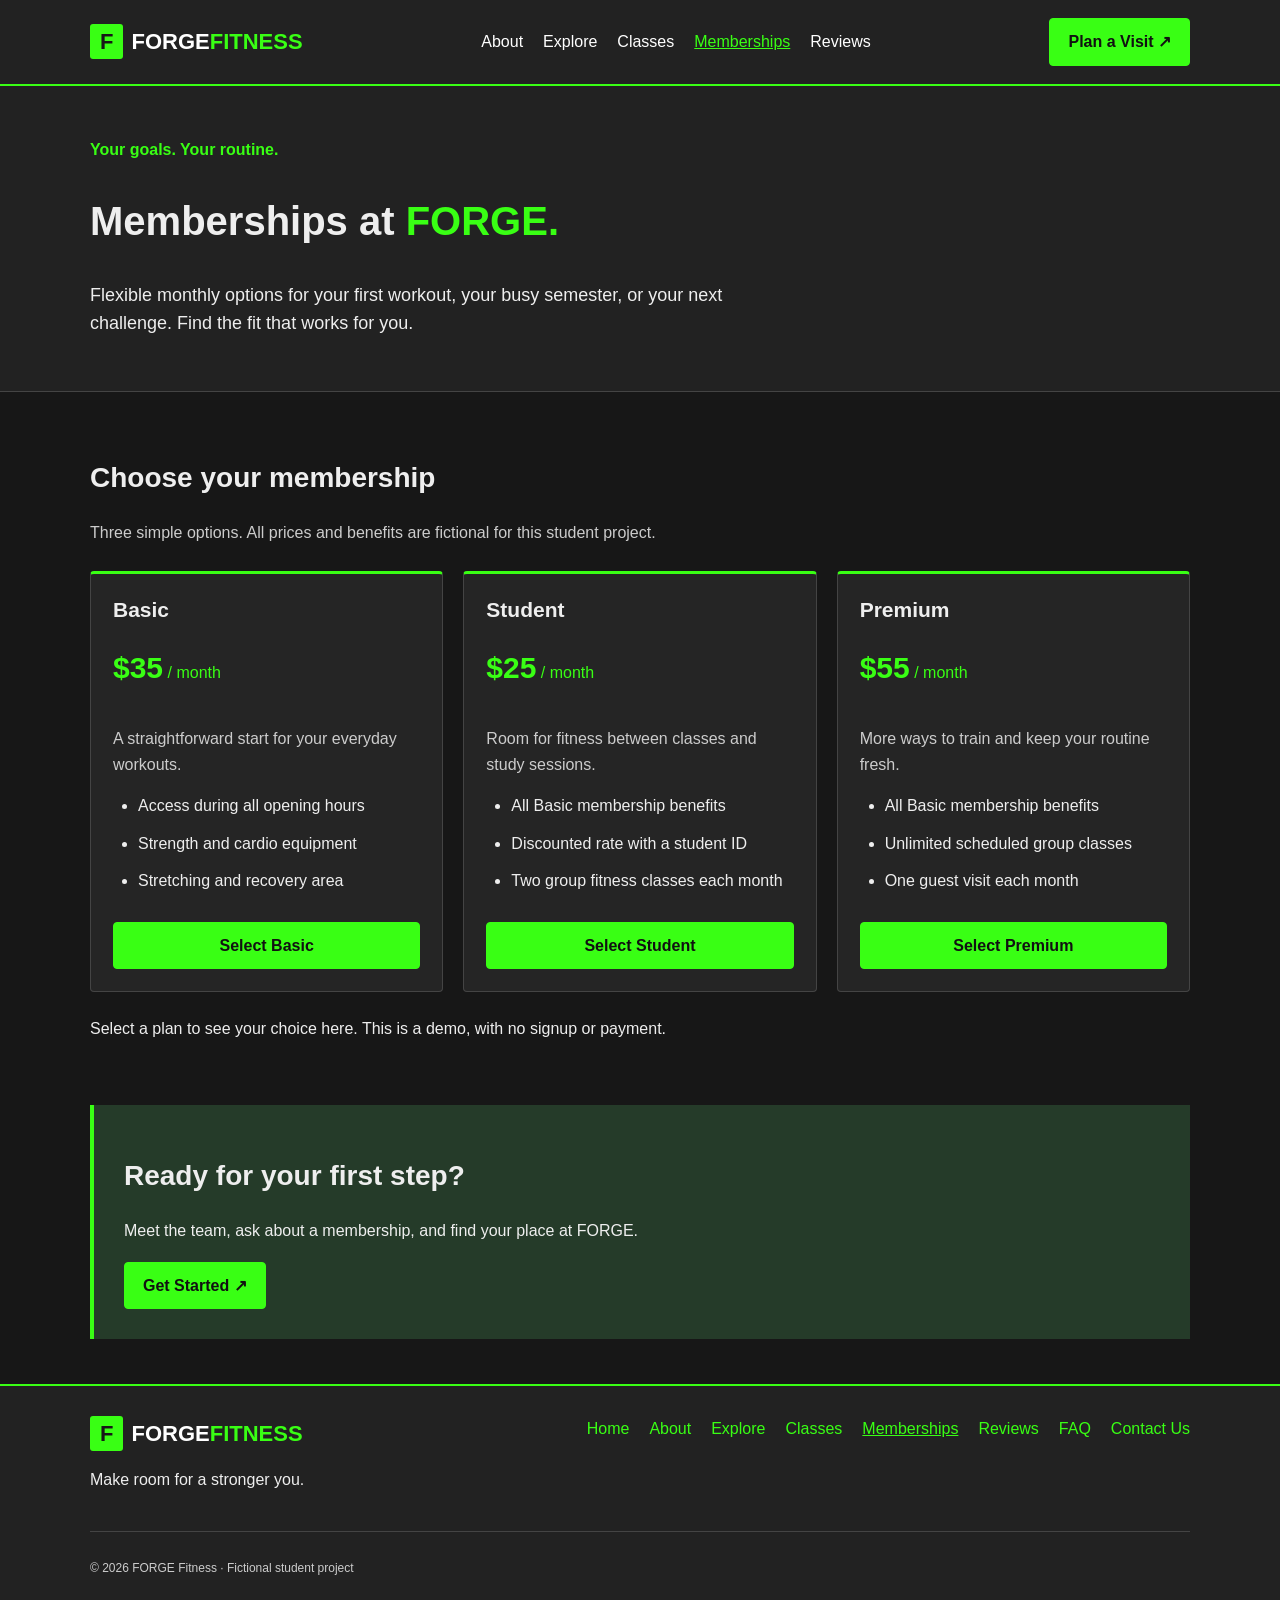
<file: membership.html>
<!DOCTYPE html>
<html lang="en">
<head>
    <meta charset="UTF-8">
    <meta name="viewport" content="width=device-width, initial-scale=1.0">
    <meta name="description" content="Find your fit with Basic, Student, and Premium memberships at FORGE Fitness.">
    <meta name="keywords" content="FORGE Fitness, gym memberships, student membership, fitness plans, Boston gym">
    <title>Memberships | FORGE Fitness</title>
    <link rel="stylesheet" href="style.css">
</head>
<body>
    <a class="skip-link" href="#main">Skip to content</a>
    <header class="site-header">
        <div class="container header-inner">
            <a class="logo" href="index.html" aria-label="FORGE Fitness home">
                <span class="logo-mark" aria-hidden="true">F</span>
                <span>FORGE<span class="logo-word">FITNESS</span></span>
            </a>

            <nav class="main-nav" aria-label="Main navigation">
                <a href="about.html">About</a>
                <a href="destination.html">Explore</a>
                <a href="classes.html">Classes</a>
                <a href="membership.html" aria-current="page">Memberships</a>
                <a href="reviews.html">Reviews</a>
            </nav>

            <a class="button" href="destination.html#visit">Plan a Visit ↗</a>
        </div>
    </header>
    <main id="main">
        <section class="page-intro">
            <div class="container">
                <p class="eyebrow">Your goals. Your routine.</p>
                <h1>Memberships at <span class="accent">FORGE.</span></h1>
                <p class="lead">Flexible monthly options for your first workout, your busy semester, or your next challenge. Find the fit that works for you.</p>
            </div>
        </section>
        <section class="section" aria-labelledby="plans-heading">
            <div class="container">
                <div class="section-heading">
                    <h2 id="plans-heading">Choose your membership</h2>
                    <p class="body-copy">Three simple options. All prices and benefits are fictional for this student project.</p>
                </div>
                <div class="three-columns">
                    <article class="card membership-card">
                        <h3>Basic</h3>
                        <p class="membership-price"><strong>$35</strong> / month</p>
                        <p>A straightforward start for your everyday workouts.</p>
                        <ul class="feature-list">
                            <li>Access during all opening hours</li>
                            <li>Strength and cardio equipment</li>
                            <li>Stretching and recovery area</li>
                        </ul>
                        <button class="button membership-select" type="button" data-plan="Basic" aria-pressed="false">Select Basic</button>
                    </article>
                    <article class="card membership-card">
                        <h3>Student</h3>
                        <p class="membership-price"><strong>$25</strong> / month</p>
                        <p>Room for fitness between classes and study sessions.</p>
                        <ul class="feature-list">
                            <li>All Basic membership benefits</li>
                            <li>Discounted rate with a student ID</li>
                            <li>Two group fitness classes each month</li>
                        </ul>
                        <button class="button membership-select" type="button" data-plan="Student" aria-pressed="false">Select Student</button>
                    </article>
                    <article class="card membership-card">
                        <h3>Premium</h3>
                        <p class="membership-price"><strong>$55</strong> / month</p>
                        <p>More ways to train and keep your routine fresh.</p>
                        <ul class="feature-list">
                            <li>All Basic membership benefits</li>
                            <li>Unlimited scheduled group classes</li>
                            <li>One guest visit each month</li>
                        </ul>
                        <button class="button membership-select" type="button" data-plan="Premium" aria-pressed="false">Select Premium</button>
                    </article>
                </div>
                <p id="membership-confirmation" role="status" aria-live="polite">Select a plan to see your choice here. This is a demo, with no signup or payment.</p>
            </div>
        </section>
        <section class="container callout">
            <h2>Ready for your first step?</h2>
            <p>Meet the team, ask about a membership, and find your place at FORGE.</p>
            <a class="button" href="contact.html">Get Started ↗</a>
        </section>
    </main>
    <footer class="site-footer">
        <div class="container footer-top">
            <div>
                <a class="logo" href="index.html" aria-label="FORGE Fitness home">
                    <span class="logo-mark" aria-hidden="true">F</span>
                    <span>FORGE<span class="logo-word">FITNESS</span></span>
                </a>

                <p>Make room for a stronger you.</p>
            </div>

            <nav class="footer-nav" aria-label="Footer navigation">
                <a href="index.html">Home</a>
                <a href="about.html">About</a>
                <a href="destination.html">Explore</a>
                <a href="classes.html">Classes</a>
                <a href="membership.html" aria-current="page">Memberships</a>
                <a href="reviews.html">Reviews</a>
                <a href="faq.html">FAQ</a>
                <a href="contact.html">Contact Us</a>
            </nav>
        </div>

        <div class="container footer-bottom">
            <p>© 2026 FORGE Fitness · Fictional student project</p>
        </div>
    </footer>
    <script>
        var planButtons = document.querySelectorAll(".membership-select");

        function selectMembership(event) {
            var selectedButton = event.currentTarget;
            var plan = selectedButton.getAttribute("data-plan");

            for (var i = 0; i < planButtons.length; i++) {
                var isSelected = planButtons[i] === selectedButton;
                planButtons[i].setAttribute("aria-pressed", String(isSelected));
                planButtons[i].parentElement.classList.toggle("membership-selected", isSelected);
            }

            document.getElementById("membership-confirmation").textContent =
                "You selected " + plan + ". Contact our team to get started. This demo does not create a membership or charge you.";
        }

        for (var i = 0; i < planButtons.length; i++) {
            planButtons[i].addEventListener("click", selectMembership);
        }
    </script>
</body>
</html>
</file>
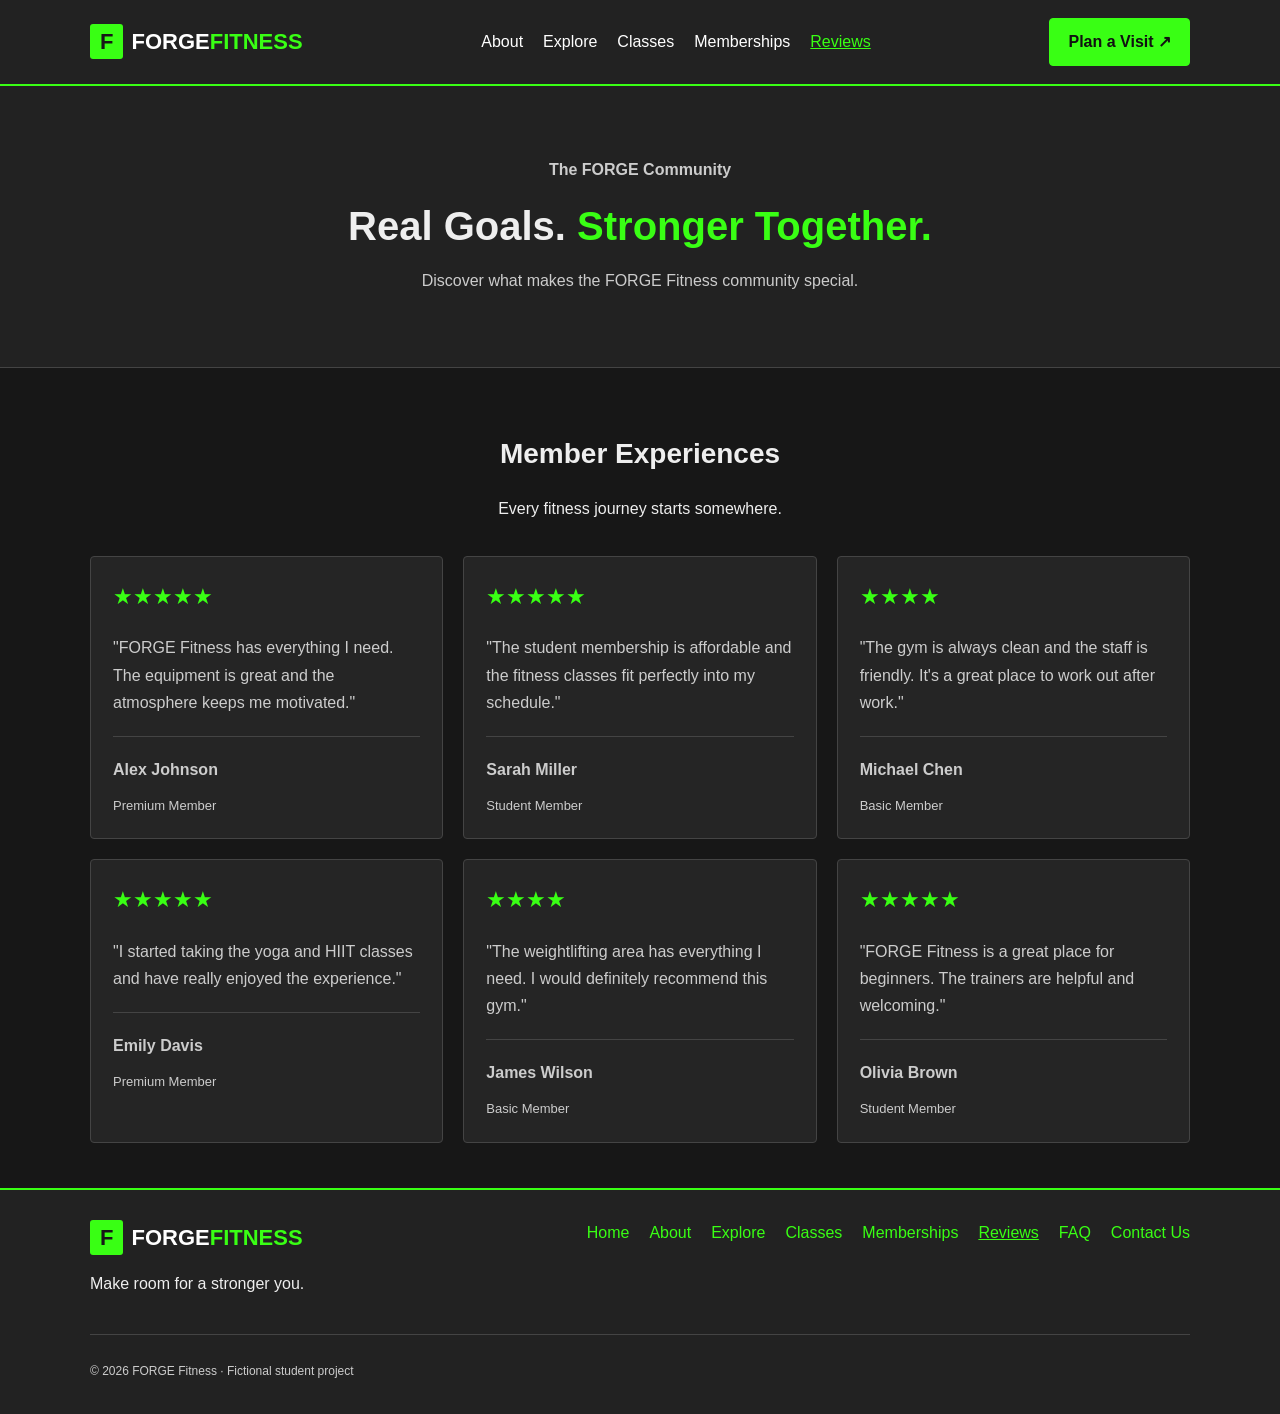
<file: reviews.html>
<!DOCTYPE html>
<html lang="en">
<head>
    <meta charset="UTF-8">
    <meta name="viewport" content="width=device-width, initial-scale=1.0">
    <meta name="description" content="Read member experiences at FORGE Fitness.">
    <meta name="keywords" content="FORGE Fitness, gym, member reviews, testimonials">
    <title>Member Reviews | FORGE Fitness</title>
    <link rel="stylesheet" href="style.css">

    <style>
        .reviews-intro {
            text-align: center;
            padding: 55px 0;
        }

        .reviews-intro h1 {
            margin: 15px 0;
        }

        .reviews-intro p {
            color: #cccccc;
        }

        .reviews-heading {
            text-align: center;
            margin-bottom: 35px;
        }

        .review-card {
            transition: 0.2s;
        }

        .review-card:hover {
            border-color: #39FF14;
            transform: translateY(-4px);
        }

        .review-stars {
            color: #39FF14;
            font-size: 22px;
            margin-bottom: 20px;
        }

        .review-text {
            color: #dddddd;
            line-height: 1.7;
            margin-bottom: 25px;
        }

        .review-divider {
            border: none;
            border-top: 1px solid #444444;
            margin: 20px 0;
        }

        .review-name {
            color: white;
            font-weight: bold;
            margin-bottom: 5px;
        }

        .review-membership {
            color: #aaaaaa;
            font-size: 13px;
        }

        .review-disclaimer {
            color: #999999;
            text-align: center;
            margin-top: 30px;
            font-size: 13px;
        }

        @media (max-width: 600px) {
            .reviews-intro {
                padding: 35px 0;
            }
        }
    </style>
</head>

<body>
    <a class="skip-link" href="#main">Skip to content</a>

    <header class="site-header">
        <div class="container header-inner">
            <a class="logo" href="index.html" aria-label="FORGE Fitness home">
                <span class="logo-mark" aria-hidden="true">F</span>
                <span>FORGE<span class="logo-word">FITNESS</span></span>
            </a>

            <nav class="main-nav" aria-label="Main navigation">
                <a href="about.html">About</a>
                <a href="destination.html">Explore</a>
                <a href="classes.html">Classes</a>
                <a href="membership.html">Memberships</a>
                <a href="reviews.html" aria-current="page">Reviews</a>
            </nav>

            <a class="button" href="destination.html#visit">
                Plan a Visit ↗
            </a>
        </div>
    </header>

    <main id="main">

        <section class="page-intro reviews-intro">
            <div class="container">
                <p class="eyebrow">The FORGE Community</p>
                <h1>Real Goals. <span class="accent">Stronger Together.</span></h1>
                <p>
                    Discover what makes the FORGE Fitness community special.
                </p>
            </div>
        </section>

        <section class="section">
            <div class="container">

                <div class="reviews-heading">
                    <h2>Member Experiences</h2>
                    <p>Every fitness journey starts somewhere.</p>
                </div>

                <div id="reviewList" class="three-columns"></div>
            </div>
        </section>

    </main>

    <footer class="site-footer">
        <div class="container footer-top">
            <div>
                <a class="logo" href="index.html" aria-label="FORGE Fitness home">
                    <span class="logo-mark" aria-hidden="true">F</span>
                    <span>FORGE<span class="logo-word">FITNESS</span></span>
                </a>

                <p>Make room for a stronger you.</p>
            </div>

            <nav class="footer-nav" aria-label="Footer navigation">
                <a href="index.html">Home</a>
                <a href="about.html">About</a>
                <a href="destination.html">Explore</a>
                <a href="classes.html">Classes</a>
                <a href="membership.html">Memberships</a>
                <a href="reviews.html" aria-current="page">Reviews</a>
                <a href="faq.html">FAQ</a>
                <a href="contact.html">Contact Us</a>
            </nav>
        </div>

        <div class="container footer-bottom">
            <p>© 2026 FORGE Fitness · Fictional student project</p>
        </div>
    </footer>

    <script>
        var reviews = [
            {
                name: "Alex Johnson",
                membership: "Premium Member",
                rating: 5,
                review: "FORGE Fitness has everything I need. The equipment is great and the atmosphere keeps me motivated."
            },
            {
                name: "Sarah Miller",
                membership: "Student Member",
                rating: 5,
                review: "The student membership is affordable and the fitness classes fit perfectly into my schedule."
            },
            {
                name: "Michael Chen",
                membership: "Basic Member",
                rating: 4,
                review: "The gym is always clean and the staff is friendly. It's a great place to work out after work."
            },
            {
                name: "Emily Davis",
                membership: "Premium Member",
                rating: 5,
                review: "I started taking the yoga and HIIT classes and have really enjoyed the experience."
            },
            {
                name: "James Wilson",
                membership: "Basic Member",
                rating: 4,
                review: "The weightlifting area has everything I need. I would definitely recommend this gym."
            },
            {
                name: "Olivia Brown",
                membership: "Student Member",
                rating: 5,
                review: "FORGE Fitness is a great place for beginners. The trainers are helpful and welcoming."
            }
        ];

        function displayReviews() {
            var output = "";

            for (var i = 0; i < reviews.length; i++) {
                var stars = "";

                for (var j = 0; j < reviews[i].rating; j++) {
                    stars += "★";
                }

                output += "<div class='card review-card'>";
                output += "<div class='review-stars'>" + stars + "</div>";
                output += "<p class='review-text'>\"" + reviews[i].review + "\"</p>";
                output += "<hr class='review-divider'>";
                output += "<p class='review-name'>" + reviews[i].name + "</p>";
                output += "<p class='review-membership'>" + reviews[i].membership + "</p>";
                output += "</div>";
            }

            document.getElementById("reviewList").innerHTML = output;
        }

        displayReviews();
    </script>
</body>
</html>
</file>
<file: style.css>
/* General styles */
* {
    box-sizing: border-box;
}

body {
    margin: 0;
    background-color: #171717;
    color: #eeeeee;
    font-family: Arial, sans-serif;
    line-height: 1.6;
}

.container {
    width: 90%;
    max-width: 1100px;
    margin: auto;
}

a {
    color: #39FF14;
    text-decoration: none;
}

a:hover {
    text-decoration: underline;
}

img {
    max-width: 100%;
}

h1,
h2,
h3 {
    line-height: 1.3;
}

h1 {
    font-size: 40px;
}

h2 {
    font-size: 28px;
}

h3 {
    font-size: 21px;
}

p {
    margin-bottom: 18px;
}

/* Header and navigation */
.site-header {
    position: sticky;
    top: 0;
    z-index: 10;
    background-color: #222222;
    border-bottom: 2px solid #39FF14;
}

.header-inner {
    display: flex;
    justify-content: space-between;
    align-items: center;
    gap: 20px;
    padding: 18px 0;
}

.logo {
    display: inline-flex;
    align-items: center;
    gap: 8px;
    color: white;
    font-size: 22px;
    font-weight: bold;
}

.logo:hover {
    text-decoration: none;
}

.logo-mark {
    padding: 0 10px;
    background-color: #39FF14;
    color: #171717;
    border-radius: 3px;
}

.logo-word {
    color: #39FF14;
}

.main-nav {
    display: flex;
    flex-wrap: wrap;
    gap: 20px;
}

.main-nav a {
    color: white;
}

.main-nav a:hover,
.main-nav a[aria-current="page"],
.footer-nav a[aria-current="page"] {
    color: #39FF14;
    text-decoration: underline;
}

/* Buttons */
.button {
    display: inline-block;
    padding: 10px 18px;
    background-color: #39FF14;
    color: #111111;
    border: 1px solid #39FF14;
    border-radius: 4px;
    font-weight: bold;
}

.button:hover {
    background-color: #39FF14;
    text-decoration: none;
}

.button-outline {
    background-color: #222222;
    color: white;
}

.button-outline:hover {
    background-color: #333333;
}

.button-group {
    display: flex;
    flex-wrap: wrap;
    gap: 15px;
    margin-top: 25px;
}

/* Contact form */
.contact-section {
    max-width: 700px;
}

#contactForm {
    display: flex;
    flex-direction: column;
}

#contactForm label {
    margin-bottom: 6px;
    font-weight: bold;
}

.contact-form {
    width: 100%;
    padding: 12px;
    margin-bottom: 20px;
    background: #171717;
    border: 1px solid #cccccc;
    border-radius: 4px;
    color: #eeeeee;
    font: inherit;
}

textarea.contact-form {
    resize: vertical;
}

.contact-form:focus-visible,
#contactForm button:focus-visible {
    outline: 2px solid #39FF14;
    outline-offset: 3px;
}

#contactForm .button {
    align-self: flex-start;
    font: inherit;
    font-weight: bold;
    cursor: pointer;
}

#confirmation:empty {
    display: none;
}

/* Home page */
.hero {
    padding: 75px 0;
    background-color: #222222;
    background-image:
        linear-gradient(
            rgba(0, 0, 0, 0.75),
            rgba(0, 0, 0, 0.75)
        ),
        url("images/gym-background.jpg");
    background-size: cover;
    background-position: center;
}

.hero-content {
    max-width: 650px;
}

.hero h1 {
    margin-top: 10px;
    font-size: 44px;
}

.lead {
    max-width: 650px;
    font-size: 18px;
}

.eyebrow {
    color: #39FF14;
    font-weight: bold;
}

.hero-note {
    margin-top: 25px;
    color: #cccccc;
}

.accent {
    color: #39FF14;
}

/* Shared sections */
.section {
    padding: 45px 0;
}

.section-heading {
    margin-bottom: 25px;
}

.three-columns {
    display: grid;
    grid-template-columns: repeat(3, 1fr);
    gap: 20px;
}

.card {
    padding: 22px;
    background-color: #252525;
    border: 1px solid #444444;
    border-radius: 4px;
}

.card h3 {
    margin-top: 0;
}

.card p {
    margin-bottom: 0;
    color: #cccccc;
}

/* Hide the decorative numbering */
.card-number {
    display: none;
}

.callout {
    padding: 30px;
    margin-bottom: 45px;
    background-color: #253b29;
    border-left: 4px solid #39FF14;
}

/* About and destination pages */
.page-intro {
    padding: 35px 0;
    background-color: #222222;
    border-bottom: 1px solid #444444;
}

.split-layout {
    display: grid;
    grid-template-columns: 1fr 1fr;
    align-items: center;
    gap: 35px;
}

.section-image {
    display: block;
    width: 100%;
    height: 320px;
    object-fit: cover;
    border-radius: 4px;
}

.body-copy {
    color: #cccccc;
}

.values-section {
    background-color: #202020;
}

.feature-list {
    padding-left: 25px;
}

.feature-list li {
    margin-bottom: 12px;
}

.visit-panel {
    display: grid;
    grid-template-columns: 1fr 1fr;
    gap: 35px;
    padding: 30px;
    margin-bottom: 45px;
    background-color: #252525;
    border: 1px solid #444444;
    scroll-margin-top: 120px;
}

.visit-steps {
    padding-left: 25px;
}

.visit-steps li {
    margin-bottom: 20px;
}

.visit-steps h3 {
    margin-bottom: 8px;
}

.project-note {
    padding: 15px;
    background-color: #171717;
    border-left: 3px solid #39FF14;
    font-size: 14px;
}

/* Footer */
.site-footer {
    padding: 30px 0 15px;
    background-color: #222222;
    border-top: 2px solid #39FF14;
}

.footer-top {
    display: flex;
    justify-content: space-between;
    gap: 25px;
}

.footer-nav {
    display: flex;
    flex-wrap: wrap;
    align-items: flex-start;
    gap: 20px;
}

.footer-bottom {
    margin-top: 20px;
    padding-top: 15px;
    border-top: 1px solid #444444;
    color: #cccccc;
    font-size: 12px;
}

/* Keyboard navigation */
.skip-link {
    position: absolute;
    top: -100px;
    left: 10px;
    padding: 10px;
    background-color: #39FF14;
    color: black;
}

.skip-link:focus {
    top: 10px;
}

a:focus-visible {
    outline: 2px solid #39FF14;
    outline-offset: 4px;
}

/* Smaller screens */
@media (max-width: 800px) {
    .header-inner {
        flex-direction: column;
        gap: 12px;
    }

    .main-nav {
        justify-content: center;
    }

    .header-inner > .button {
        display: none;
    }

    .three-columns,
    .split-layout,
    .visit-panel {
        grid-template-columns: 1fr;
    }

    .footer-top {
        flex-direction: column;
    }
}

/* Mobile screens, including 400px */
@media (max-width: 480px) {
    h1,
    .hero h1 {
        font-size: 32px;
    }

    h2 {
        font-size: 25px;
    }

    .hero {
        padding: 45px 0;
    }

    .lead {
        font-size: 16px;
    }

    .main-nav {
        gap: 16px;
    }

    .section {
        padding: 30px 0;
    }

    .section-image {
        height: 240px;
    }

    .callout,
    .visit-panel {
        padding: 20px;
    }

    .button-group {
        flex-direction: column;
        align-items: flex-start;
    }
}
/* Membership plans */
.membership-card {
    display: flex;
    flex-direction: column;
    border-top: 3px solid #39FF14;
}

.membership-card .membership-price {
    margin: 0 0 18px;
    color: #39FF14;
}

.membership-price strong {
    font-size: 30px;
}

.membership-select {
    margin-top: auto;
    font: inherit;
    font-weight: bold;
    cursor: pointer;
}

.membership-select:focus-visible {
    outline: 2px solid #39FF14;
    outline-offset: 4px;
}

.membership-selected {
    border-color: #39FF14;
    background-color: #253b29;
}

#membership-confirmation {
    margin-top: 24px;
}

/* Keep the expanded navigation readable at intermediate widths. */
.main-nav a,
.header-inner > .button {
    white-space: nowrap;
}

.header-inner .logo {
    flex-shrink: 0;
}
</file>
